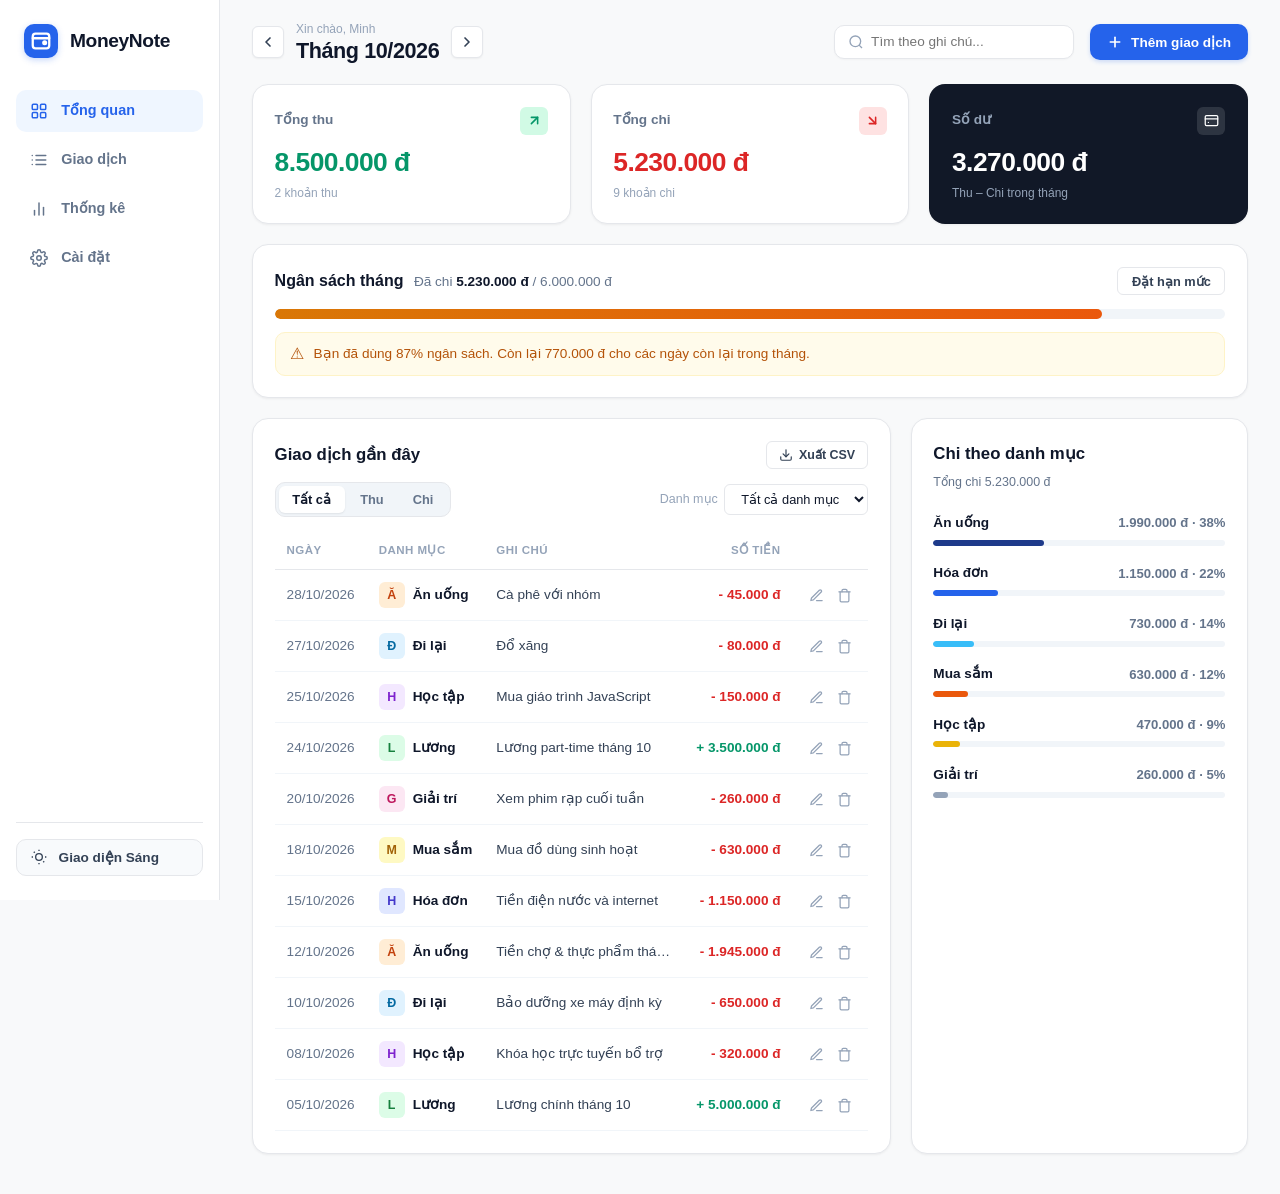
<file: index.html>
<!DOCTYPE html>
<html lang="vi" data-theme="light">
<head>
  <meta charset="UTF-8">
  <meta name="viewport" content="width=device-width, initial-scale=1.0, maximum-scale=1.0, user-scalable=no">
  <title>MoneyNote – Quản Lý Thu Chi Cá Nhân</title>
  <link rel="stylesheet" href="style.css">
</head>
<body>
  <div class="app-layout">
    
    <!-- THANH MENU BÊN TRÁI (SIDEBAR) -->
    <aside class="app-sidebar">
      <div class="sidebar-header">
        <div class="sidebar-logo">
          <div class="logo-icon-box">
            <svg viewBox="0 0 24 24" width="22" height="22" fill="none" stroke="currentColor" stroke-width="2.5" stroke-linecap="round" stroke-linejoin="round">
              <rect x="3" y="4" width="18" height="16" rx="3" />
              <line x1="3" y1="9" x2="21" y2="9" />
              <circle cx="16" cy="14" r="1.5" fill="currentColor" />
            </svg>
          </div>
          <span class="logo-text">MoneyNote</span>
        </div>
      </div>

      <!-- Navigation items -->
      <nav class="sidebar-nav">
        <a href="#overview" class="nav-item active" data-nav="overview">
          <svg viewBox="0 0 24 24" width="18" height="18" fill="none" stroke="currentColor" stroke-width="2" stroke-linecap="round" stroke-linejoin="round">
            <rect x="3" y="3" width="7" height="7" rx="1.5" />
            <rect x="14" y="3" width="7" height="7" rx="1.5" />
            <rect x="14" y="14" width="7" height="7" rx="1.5" />
            <rect x="3" y="14" width="7" height="7" rx="1.5" />
          </svg>
          <span>Tổng quan</span>
        </a>

        <a href="#transactions" class="nav-item" data-nav="transactions">
          <svg viewBox="0 0 24 24" width="18" height="18" fill="none" stroke="currentColor" stroke-width="2" stroke-linecap="round" stroke-linejoin="round">
            <line x1="8" y1="6" x2="21" y2="6" />
            <line x1="8" y1="12" x2="21" y2="12" />
            <line x1="8" y1="18" x2="21" y2="18" />
            <line x1="3" y1="6" x2="3.01" y2="6" />
            <line x1="3" y1="12" x2="3.01" y2="12" />
            <line x1="3" y1="18" x2="3.01" y2="18" />
          </svg>
          <span>Giao dịch</span>
        </a>

        <a href="#statistics" class="nav-item" data-nav="statistics">
          <svg viewBox="0 0 24 24" width="18" height="18" fill="none" stroke="currentColor" stroke-width="2" stroke-linecap="round" stroke-linejoin="round">
            <line x1="18" y1="20" x2="18" y2="10" />
            <line x1="12" y1="20" x2="12" y2="4" />
            <line x1="6" y1="20" x2="6" y2="14" />
          </svg>
          <span>Thống kê</span>
        </a>

        <a href="#settings" class="nav-item" data-nav="settings">
          <svg viewBox="0 0 24 24" width="18" height="18" fill="none" stroke="currentColor" stroke-width="2" stroke-linecap="round" stroke-linejoin="round">
            <circle cx="12" cy="12" r="3" />
            <path d="M19.4 15a1.65 1.65 0 0 0 .33 1.82l.06.06a2 2 0 0 1 0 2.83 2 2 0 0 1-2.83 0l-.06-.06a1.65 1.65 0 0 0-1.82-.33 1.65 1.65 0 0 0-1 1.51V21a2 2 0 0 1-2 2 2 2 0 0 1-2-2v-.09A1.65 1.65 0 0 0 9 19.4a1.65 1.65 0 0 0-1.82.33l-.06.06a2 2 0 0 1-2.83 0 2 2 0 0 1 0-2.83l.06-.06a1.65 1.65 0 0 0 .33-1.82 1.65 1.65 0 0 0-1.51-1H3a2 2 0 0 1-2-2 2 2 0 0 1 2-2h.09A1.65 1.65 0 0 0 4.6 9a1.65 1.65 0 0 0-.33-1.82l-.06-.06a2 2 0 0 1 0-2.83 2 2 0 0 1 2.83 0l.06.06a1.65 1.65 0 0 0 1.82.33H9a1.65 1.65 0 0 0 1-1.51V3a2 2 0 0 1 2-2 2 2 0 0 1 2 2v.09a1.65 1.65 0 0 0 1 1.51 1.65 1.65 0 0 0 1.82-.33l.06-.06a2 2 0 0 1 2.83 0 2 2 0 0 1 0 2.83l-.06.06a1.65 1.65 0 0 0-.33 1.82V9a1.65 1.65 0 0 0 1.51 1H21a2 2 0 0 1 2 2 2 2 0 0 1-2 2h-.09a1.65 1.65 0 0 0-1.51 1z" />
          </svg>
          <span>Cài đặt</span>
        </a>
      </nav>

      <!-- Sidebar footer with theme switch -->
      <div class="sidebar-footer">
        <button id="theme-toggle-btn" class="theme-switch-btn" title="Chuyển chế độ Sáng / Tối">
          <span class="theme-icon-box">
            <svg id="theme-icon-sun" viewBox="0 0 24 24" width="16" height="16" fill="none" stroke="currentColor" stroke-width="2">
              <circle cx="12" cy="12" r="5" />
              <line x1="12" y1="1" x2="12" y2="3" />
              <line x1="12" y1="21" x2="12" y2="23" />
              <line x1="4.22" y1="4.22" x2="5.64" y2="5.64" />
              <line x1="18.36" y1="18.36" x2="19.78" y2="19.78" />
              <line x1="1" y1="12" x2="3" y2="12" />
              <line x1="21" y1="12" x2="23" y2="12" />
            </svg>
            <svg id="theme-icon-moon" class="hidden" viewBox="0 0 24 24" width="16" height="16" fill="none" stroke="currentColor" stroke-width="2">
              <path d="M21 12.79A9 9 0 1 1 11.21 3 7 7 0 0 0 21 12.79z" />
            </svg>
          </span>
          <span id="theme-mode-text" class="theme-label">Giao diện Sáng</span>
        </button>
      </div>
    </aside>

    <!-- NỘI DUNG CHÍNH (MAIN AREA) -->
    <div class="app-main">
      
      <!-- TOP BAR -->
      <header class="top-bar">
        <div class="top-bar-left">
          <!-- Bộ chuyển tháng dạng mũi tên < Tháng MM/YYYY > -->
          <div class="month-selector-wrapper">
            <button id="btn-prev-month" class="btn-arrow" title="Tháng trước">
              <svg viewBox="0 0 24 24" width="16" height="16" fill="none" stroke="currentColor" stroke-width="2.5" stroke-linecap="round" stroke-linejoin="round">
                <polyline points="15 18 9 12 15 6" />
              </svg>
            </button>
            <div class="month-text-box">
              <span class="greeting-subtitle">Xin chào, Minh</span>
              <h2 id="current-month-heading" class="month-heading">Tháng 10/2026</h2>
              <input type="month" id="filter-month" class="hidden-month-input" />
            </div>
            <button id="btn-next-month" class="btn-arrow" title="Tháng sau">
              <svg viewBox="0 0 24 24" width="16" height="16" fill="none" stroke="currentColor" stroke-width="2.5" stroke-linecap="round" stroke-linejoin="round">
                <polyline points="9 18 15 12 9 6" />
              </svg>
            </button>
          </div>
        </div>

        <div class="top-bar-right">
          <!-- Ô tìm kiếm ghi chú trên Top Bar -->
          <div class="search-box">
            <svg class="search-icon" viewBox="0 0 24 24" width="16" height="16" fill="none" stroke="currentColor" stroke-width="2">
              <circle cx="11" cy="11" r="8" />
              <line x1="21" y1="21" x2="16.65" y2="16.65" />
            </svg>
            <input type="text" id="filter-search" class="search-input" placeholder="Tìm theo ghi chú..." />
            <button id="btn-clear-search" class="clear-search-btn hidden" title="Xóa tìm kiếm">&times;</button>
          </div>

          <!-- Nút Thêm giao dịch chính -->
          <button id="btn-open-add-modal" class="btn btn-primary-add">
            <svg viewBox="0 0 24 24" width="16" height="16" fill="none" stroke="currentColor" stroke-width="2.5" stroke-linecap="round" stroke-linejoin="round">
              <line x1="12" y1="5" x2="12" y2="19" />
              <line x1="5" y1="12" x2="19" y2="12" />
            </svg>
            <span>Thêm giao dịch</span>
          </button>
        </div>
      </header>

      <!-- MAIN CONTENT WRAPPER -->
      <main class="page-body">
        
        <!-- ================================================================
             VIEW 1: TỔNG QUAN (DASHBOARD)
             ================================================================ -->
        <div id="view-overview" class="view-panel active-view">
          
          <!-- HÀNG 1: 3 THẺ TỔNG QUAN -->
          <section class="overview-cards-grid" aria-label="Tổng quan tài chính">
            
            <!-- Thẻ Tổng Thu -->
            <div class="summary-card income-summary-card">
              <div class="card-inner-top">
                <span class="summary-label">Tổng thu</span>
                <div class="trend-icon-box trend-income">
                  <svg viewBox="0 0 24 24" width="15" height="15" fill="none" stroke="currentColor" stroke-width="2.5" stroke-linecap="round" stroke-linejoin="round">
                    <line x1="7" y1="17" x2="17" y2="7" />
                    <polyline points="7 7 17 7 17 17" />
                  </svg>
                </div>
              </div>
              <div id="total-income" class="summary-value income-value">8.500.000 đ</div>
              <div id="income-count-text" class="summary-subtext">2 khoản thu</div>
            </div>

            <!-- Thẻ Tổng Chi -->
            <div class="summary-card expense-summary-card">
              <div class="card-inner-top">
                <span class="summary-label">Tổng chi</span>
                <div class="trend-icon-box trend-expense">
                  <svg viewBox="0 0 24 24" width="15" height="15" fill="none" stroke="currentColor" stroke-width="2.5" stroke-linecap="round" stroke-linejoin="round">
                    <line x1="7" y1="7" x2="17" y2="17" />
                    <polyline points="17 7 17 17 7 17" />
                  </svg>
                </div>
              </div>
              <div id="total-expense" class="summary-value expense-value">5.230.000 đ</div>
              <div id="expense-count-text" class="summary-subtext">14 khoản chi</div>
            </div>

            <!-- Thẻ Số Dư (Dark Navy Card) -->
            <div class="summary-card balance-summary-card">
              <div class="card-inner-top">
                <span class="summary-label text-white-muted">Số dư</span>
                <div class="trend-icon-box trend-balance">
                  <svg viewBox="0 0 24 24" width="15" height="15" fill="none" stroke="currentColor" stroke-width="2" stroke-linecap="round" stroke-linejoin="round">
                    <rect x="2" y="4" width="20" height="16" rx="2" />
                    <path d="M7 15h0M2 9.5h20" />
                  </svg>
                </div>
              </div>
              <div id="net-balance" class="summary-value balance-value">3.270.000 đ</div>
              <div class="summary-subtext text-white-muted">Thu – Chi trong tháng</div>
            </div>

          </section>

          <!-- HÀNG 2: NGÂN SÁCH THÁNG (BUDGET PROGRESS & WARNING) -->
          <section class="card budget-card-clean" aria-label="Ngân sách tháng">
            <div class="budget-card-header">
              <div class="budget-title-wrap">
                <span class="budget-main-title">Ngân sách tháng</span>
                <span id="budget-progress-detail" class="budget-spent-ratio">
                  Đã chi <strong>5.230.000 đ</strong> / 6.000.000 đ
                </span>
              </div>
              <button id="btn-edit-budget" class="btn-subtle-outline" title="Chỉnh sửa hạn mức ngân sách">
                <span>Đặt hạn mức</span>
              </button>
            </div>

            <!-- Thanh tiến độ ngân sách -->
            <div class="clean-progress-track">
              <div id="budget-progress-bar" class="clean-progress-fill" style="width: 87%;"></div>
            </div>

            <!-- Hộp cảnh báo ngân sách (Alert Banner) -->
            <div id="budget-alert-box" class="budget-warning-banner">
              <span class="warning-icon">⚠</span>
              <span id="budget-alert-message" class="warning-message">
                Bạn đã dùng 87% ngân sách. Còn lại 770.000 đ cho 3 ngày cuối tháng.
              </span>
            </div>
          </section>

          <!-- HÀNG 3: LƯỚI 2 CỘT (GIAO DỊCH GẦN ĐÂY & CHI THEO DANH MỤC) -->
          <div class="content-dual-grid">
            
            <!-- CỘT TRÁI: GIAO DỊCH GẦN ĐÂY -->
            <section class="card recent-tx-card" aria-label="Giao dịch gần đây">
              <div class="table-card-header">
                <h3 class="table-card-title">Giao dịch gần đây</h3>
                <button id="export-excel-btn" class="btn-export-csv" title="Xuất danh sách ra file CSV mở bằng Excel">
                  <svg viewBox="0 0 24 24" width="14" height="14" fill="none" stroke="currentColor" stroke-width="2" stroke-linecap="round" stroke-linejoin="round">
                    <path d="M21 15v4a2 2 0 0 1-2 2H5a2 2 0 0 1-2-2v-4" />
                    <polyline points="7 10 12 15 17 10" />
                    <line x1="12" y1="15" x2="12" y2="3" />
                  </svg>
                  <span>Xuất CSV</span>
                </button>
              </div>

              <!-- Thanh lọc loại & danh mục dạng Pill Segmented Control -->
              <div class="table-filter-toolbar">
                <div class="segmented-pills">
                  <button type="button" class="pill-btn active" data-type="all">Tất cả</button>
                  <button type="button" class="pill-btn" data-type="income">Thu</button>
                  <button type="button" class="pill-btn" data-type="expense">Chi</button>
                </div>

                <div class="category-dropdown-wrap">
                  <span class="dropdown-label">Danh mục</span>
                  <div class="select-chevron-box">
                    <select id="filter-category" class="clean-select">
                      <option value="all">Tất cả danh mục</option>
                    </select>
                  </div>
                </div>
              </div>

              <!-- Bảng danh sách giao dịch -->
              <div class="table-responsive-container">
                <table class="tx-table">
                  <thead>
                    <tr>
                      <th class="th-date">NGÀY</th>
                      <th class="th-cat">DANH MỤC</th>
                      <th class="th-note">GHI CHÚ</th>
                      <th class="th-amount">SỐ TIỀN</th>
                      <th class="th-actions"></th>
                    </tr>
                  </thead>
                  <tbody id="transaction-list">
                    <!-- Rows injected dynamically by app.js -->
                  </tbody>
                </table>

                <!-- Empty State khi không có dữ liệu -->
                <div id="empty-state" class="empty-table-state hidden">
                  <p>Không có giao dịch nào phù hợp với bộ lọc hiện tại.</p>
                </div>
              </div>
            </section>

            <!-- CỘT PHẢI: CHI THEO DANH MỤC (CATEGORY BREAKDOWN BARS) -->
            <section class="card category-breakdown-card" aria-label="Chi theo danh mục">
              <div class="breakdown-header">
                <h3 class="breakdown-title">Chi theo danh mục</h3>
                <span id="breakdown-total-expense" class="breakdown-subtitle">Tổng chi 5.230.000 đ</span>
              </div>

              <!-- Danh sách tiến độ từng danh mục -->
              <div id="category-bars-list" class="category-bars-list">
                <!-- Rendered dynamically by app.js -->
              </div>
            </section>

          </div>

        </div>

        <!-- ================================================================
             VIEW 2: THỐNG KÊ (BIỂU ĐỒ DONUT SVG & PHÂN TÍCH TỶ TRỌNG)
             ================================================================ -->
        <div id="view-statistics" class="view-panel hidden">
          
          <!-- Thẻ Thống Kê Tổng Hợp Tháng -->
          <div class="card stats-summary-header-card">
            <div class="stats-view-header-row">
              <div>
                <h2 class="stats-view-main-title">Báo cáo & Phân tích chi tiêu</h2>
                <p class="stats-view-desc">Biểu đồ tỷ trọng chi tiết các danh mục chi tiêu trong tháng</p>
              </div>
              <span id="stats-active-month-badge" class="stats-active-badge">Tháng 10/2026</span>
            </div>

            <!-- 3 Khối KPI nhanh -->
            <div class="stats-kpi-grid">
              <div class="stats-kpi-item">
                <span class="kpi-title">Tổng Chi Tiêu</span>
                <span id="stats-kpi-expense" class="kpi-num text-expense">5.230.000 đ</span>
              </div>
              <div class="stats-kpi-item">
                <span class="kpi-title">Danh Mục Chi Lớn Nhất</span>
                <span id="stats-kpi-top-category" class="kpi-num text-primary">Ăn uống (38%)</span>
              </div>
              <div class="stats-kpi-item">
                <span class="kpi-title">Số Dư Tích Lũy</span>
                <span id="stats-kpi-savings" class="kpi-num text-income">3.270.000 đ</span>
              </div>
            </div>
          </div>

          <!-- Lưới 2 Cột Biểu Đồ: Donut SVG Tròn + Phân Tích Cột -->
          <div class="stats-charts-row">
            
            <!-- Khối 1: Biểu đồ Donut SVG Tròn (Yêu cầu 9) -->
            <div class="card donut-chart-detailed-card">
              <div class="chart-box-header">
                <h3 class="chart-box-title">Biểu đồ Donut Tỷ Trọng Danh Mục</h3>
                <span class="chart-box-hint">Rà chuột hoặc chạm vào múi để xem số tiền & phần trăm</span>
              </div>

              <div class="chart-donut-body">
                <div class="donut-svg-stage">
                  <svg id="donut-svg" class="donut-svg-graphic" viewBox="0 0 240 240" width="220" height="220">
                    <circle cx="120" cy="120" r="80" class="donut-bg-circle" />
                  </svg>
                  <div class="donut-svg-center">
                    <span class="donut-center-caption">Tổng Chi</span>
                    <span id="donut-center-total" class="donut-center-amount">5.230.000 đ</span>
                  </div>
                  <!-- Tooltip nổi khi hover múi biểu đồ -->
                  <div id="chart-tooltip" class="chart-floating-tooltip hidden"></div>
                </div>

                <!-- Bảng chú thích danh mục (Legend) -->
                <div id="chart-legend" class="donut-legend-container">
                  <!-- Injected dynamically by app.js -->
                </div>
              </div>
            </div>

            <!-- Khối 2: Biểu Đồ Cột So Sánh Trực Quan -->
            <div class="card bars-comparison-card">
              <div class="chart-box-header">
                <h3 class="chart-box-title">Xếp hạng chi tiêu các danh mục</h3>
                <span class="chart-box-hint">Tỷ lệ % trên tổng ngân sách đã chi</span>
              </div>

              <div id="stats-comparison-bars" class="stats-bars-wrapper">
                <!-- Injected dynamically by app.js -->
              </div>
            </div>

          </div>

        </div>

      </main>

    </div>
  </div>

  <!-- NÚT THÊM NỔI CHO ĐIỆN THOẠI (FAB) -->
  <button id="mobile-fab" class="mobile-fab" aria-label="Thêm giao dịch mới">
    <svg viewBox="0 0 24 24" width="28" height="28" fill="none" stroke="currentColor" stroke-width="2.5" stroke-linecap="round" stroke-linejoin="round">
      <line x1="12" y1="5" x2="12" y2="19" />
      <line x1="5" y1="12" x2="19" y2="12" />
    </svg>
  </button>

  <!-- MODAL 1: THÊM / SỬA GIAO DỊCH -->
  <div id="tx-modal" class="modal-overlay hidden" role="dialog" aria-modal="true" aria-labelledby="modal-tx-title">
    <div class="modal-card">
      <div class="modal-header">
        <h3 id="modal-tx-title" class="modal-title">Thêm giao dịch mới</h3>
        <button id="btn-close-tx-modal" class="btn-close" aria-label="Đóng">&times;</button>
      </div>

      <form id="tx-form" novalidate>
        <input type="hidden" id="tx-id" value="" />

        <!-- Toggle Thu / Chi -->
        <div class="form-group">
          <label class="form-label">Loại giao dịch <span class="required">*</span></label>
          <div class="type-toggle-switch">
            <button type="button" id="toggle-type-expense" class="type-toggle-btn active-expense" data-type="expense">
              Chi tiêu
            </button>
            <button type="button" id="toggle-type-income" class="type-toggle-btn" data-type="income">
              Thu nhập
            </button>
          </div>
        </div>

        <!-- Số Tiền (Strict Validation) -->
        <div class="form-group">
          <label for="tx-amount" class="form-label">Số tiền (đ) <span class="required">*</span></label>
          <div class="input-money-wrapper">
            <input type="number" id="tx-amount" class="form-control input-amount" placeholder="Ví dụ: 45000" min="1" step="1" required />
            <span class="currency-symbol">đ</span>
          </div>
          <div id="tx-amount-preview" class="amount-preview">0 đ</div>
          <div id="tx-amount-error" class="field-error-msg hidden">Vui lòng nhập số tiền hợp lệ (> 0).</div>
        </div>

        <!-- Danh Mục -->
        <div class="form-group">
          <label for="tx-category" class="form-label">Danh mục <span class="required">*</span></label>
          <select id="tx-category" class="form-control" required>
            <option value="">-- Chọn danh mục --</option>
          </select>
          <div id="tx-category-error" class="field-error-msg hidden">Vui lòng chọn danh mục.</div>
        </div>

        <!-- Ngày Giao Dịch -->
        <div class="form-group">
          <label for="tx-date" class="form-label">Ngày giao dịch <span class="required">*</span></label>
          <input type="date" id="tx-date" class="form-control" required />
          <div id="tx-date-error" class="field-error-msg hidden">Vui lòng chọn ngày hợp lệ.</div>
        </div>

        <!-- Ghi Chú -->
        <div class="form-group">
          <label for="tx-note" class="form-label">Ghi chú chi tiết</label>
          <input type="text" id="tx-note" class="form-control" placeholder="Ví dụ: Cà phê với nhóm..." maxlength="200" />
        </div>

        <!-- Modal Actions -->
        <div class="modal-footer">
          <button type="button" id="btn-cancel-tx" class="btn btn-outline">Hủy bỏ</button>
          <button type="submit" id="btn-submit-tx" class="btn btn-primary">Lưu giao dịch</button>
        </div>
      </form>
    </div>
  </div>

  <!-- MODAL 2: XÁC NHẬN XÓA GIAO DỊCH -->
  <div id="delete-modal" class="modal-overlay hidden" role="dialog" aria-modal="true" aria-labelledby="modal-del-title">
    <div class="modal-card modal-sm">
      <div class="delete-icon-badge">
        <svg viewBox="0 0 24 24" width="28" height="28" fill="none" stroke="#ef4444" stroke-width="2">
          <polyline points="3 6 5 6 21 6" />
          <path d="M19 6v14a2 2 0 0 1-2 2H7a2 2 0 0 1-2-2V6m3 0V4a2 2 0 0 1 2-2h4a2 2 0 0 1 2 2v2" />
        </svg>
      </div>

      <h3 id="modal-del-title" class="modal-title text-center">Xóa giao dịch?</h3>
      <p class="modal-desc text-center">
        Bạn có chắc muốn xóa giao dịch này? Hành động này không thể hoàn tác.
      </p>

      <div id="delete-tx-preview" class="delete-tx-box"></div>

      <div class="modal-footer footer-center">
        <button type="button" id="btn-cancel-delete" class="btn btn-outline">Hủy bỏ</button>
        <button type="button" id="btn-confirm-delete" class="btn btn-danger">Xóa giao dịch</button>
      </div>
    </div>
  </div>

  <!-- MODAL 3: CÀI ĐẶT HẠN MỨC NGÂN SÁCH -->
  <div id="budget-modal" class="modal-overlay hidden" role="dialog" aria-modal="true" aria-labelledby="modal-budget-title">
    <div class="modal-card modal-sm">
      <div class="modal-header">
        <h3 id="modal-budget-title" class="modal-title">Đặt hạn mức ngân sách tháng</h3>
        <button id="btn-close-budget-modal" class="btn-close">&times;</button>
      </div>

      <form id="budget-form">
        <p class="modal-desc">
          Nhập số tiền chi tiêu tối đa trong tháng để hệ thống tự động theo dõi và cảnh báo.
        </p>

        <div class="form-group">
          <label for="budget-input" class="form-label">Hạn mức chi tiêu (đ) <span class="required">*</span></label>
          <div class="input-money-wrapper">
            <input type="number" id="budget-input" class="form-control input-amount" placeholder="Ví dụ: 6000000" min="100000" step="50000" required />
            <span class="currency-symbol">đ</span>
          </div>
          <div id="budget-preview" class="amount-preview">0 đ</div>
          <div id="budget-input-error" class="field-error-msg hidden">Vui lòng nhập hạn mức lớn hơn 0.</div>
        </div>

        <div class="modal-footer">
          <button type="button" id="btn-cancel-budget" class="btn btn-outline">Hủy</button>
          <button type="submit" id="btn-save-budget" class="btn btn-primary">Lưu hạn mức</button>
        </div>
      </form>
    </div>
  </div>

  <!-- Toast Notification Container -->
  <div id="toast-container" class="toast-container"></div>

  <!-- Application Script -->
  <script src="app.js"></script>
</body>
</html>
</file>
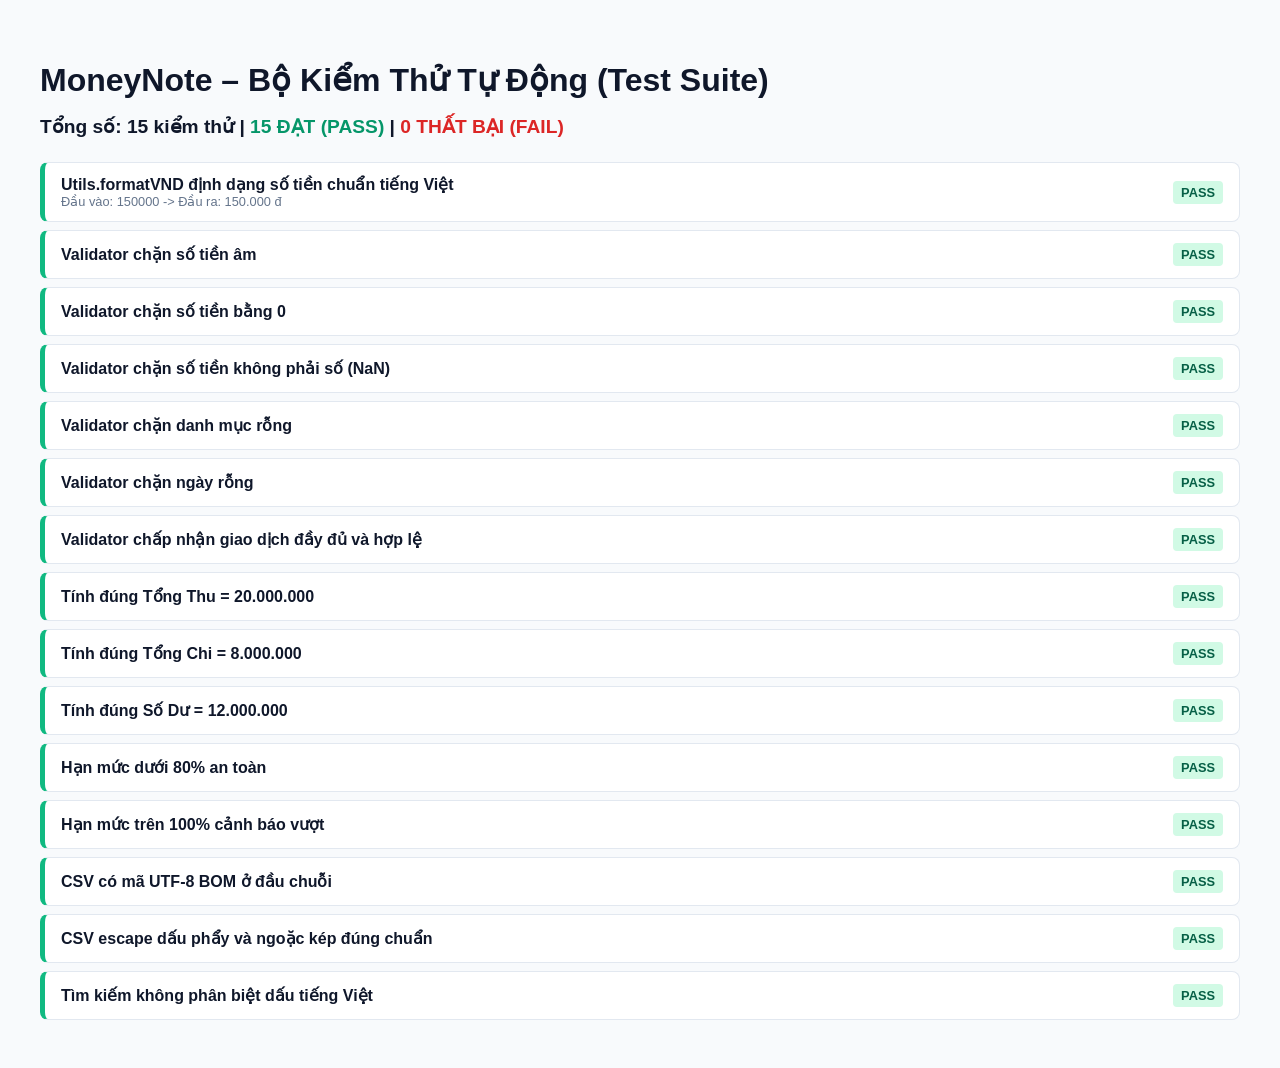
<file: test/test-suite.html>
<!DOCTYPE html>
<html lang="vi">
<head>
  <meta charset="UTF-8">
  <title>MoneyNote – Automated Test Suite</title>
  <style>
    body { font-family: -apple-system, BlinkMacSystemFont, sans-serif; padding: 2rem; background: #f8fafc; color: #0f172a; }
    h1 { margin-bottom: 1rem; }
    .test-summary { font-size: 1.2rem; font-weight: bold; margin-bottom: 1.5rem; }
    .passed-badge { color: #059669; }
    .failed-badge { color: #dc2626; }
    .test-case { background: white; border: 1px solid #e2e8f0; padding: 0.75rem 1rem; border-radius: 8px; margin-bottom: 0.5rem; display: flex; justify-content: space-between; align-items: center; }
    .test-case.pass { border-left: 5px solid #10b981; }
    .test-case.fail { border-left: 5px solid #ef4444; background: #fef2f2; }
    .badge { padding: 0.25rem 0.5rem; border-radius: 4px; font-weight: bold; font-size: 0.8rem; }
    .badge-pass { background: #d1fae5; color: #065f46; }
    .badge-fail { background: #fee2e2; color: #991b1b; }
  </style>
</head>
<body>
  <h1>MoneyNote – Bộ Kiểm Thử Tự Động (Test Suite)</h1>
  <div id="test-summary" class="test-summary">Đang chạy kiểm thử...</div>
  <div id="test-results"></div>

  <!-- Nạp app.js -->
  <script src="../app.js"></script>
  <script>
    const resultsContainer = document.getElementById('test-results');
    const summaryContainer = document.getElementById('test-summary');
    let passedCount = 0;
    let failedCount = 0;

    function assert(name, condition, extraInfo = '') {
      const el = document.createElement('div');
      el.className = 'test-case ' + (condition ? 'pass' : 'fail');
      el.innerHTML = `
        <div>
          <strong>${name}</strong>
          ${extraInfo ? `<div style="font-size: 0.8rem; color: #64748b;">${extraInfo}</div>` : ''}
        </div>
        <span class="badge ${condition ? 'badge-pass' : 'badge-fail'}">${condition ? 'PASS' : 'FAIL'}</span>
      `;
      resultsContainer.appendChild(el);
      if (condition) passedCount++; else failedCount++;
    }

    window.addEventListener('DOMContentLoaded', () => {
      // 1. Kiểm thử Utils.formatVND
      assert('Utils.formatVND định dạng số tiền chuẩn tiếng Việt', 
        MoneyNote.Utils.formatVND(150000).includes('150.000') && (MoneyNote.Utils.formatVND(150000).includes('đ') || MoneyNote.Utils.formatVND(150000).includes('₫')),
        'Đầu vào: 150000 -> Đầu ra: ' + MoneyNote.Utils.formatVND(150000)
      );

      // 2. Kiểm thử Validator với số tiền sai (âm, 0, chữ)
      const valNegative = MoneyNote.Validator.validateTransaction({ type: 'expense', amount: -50000, category: 'Ăn uống', date: '2026-10-29' });
      assert('Validator chặn số tiền âm', !valNegative.isValid && valNegative.errors.amount);

      const valZero = MoneyNote.Validator.validateTransaction({ type: 'expense', amount: 0, category: 'Ăn uống', date: '2026-10-29' });
      assert('Validator chặn số tiền bằng 0', !valZero.isValid && valZero.errors.amount);

      const valNaN = MoneyNote.Validator.validateTransaction({ type: 'expense', amount: NaN, category: 'Ăn uống', date: '2026-10-29' });
      assert('Validator chặn số tiền không phải số (NaN)', !valNaN.isValid && valNaN.errors.amount);

      // 3. Kiểm thử Validator với thiếu danh mục
      const valNoCat = MoneyNote.Validator.validateTransaction({ type: 'expense', amount: 50000, category: '', date: '2026-10-29' });
      assert('Validator chặn danh mục rỗng', !valNoCat.isValid && valNoCat.errors.category);

      // 4. Kiểm thử Validator với thiếu ngày
      const valNoDate = MoneyNote.Validator.validateTransaction({ type: 'expense', amount: 50000, category: 'Ăn uống', date: '' });
      assert('Validator chặn ngày rỗng', !valNoDate.isValid && valNoDate.errors.date);

      // 5. Kiểm thử Validator với dữ liệu hợp lệ
      const valValid = MoneyNote.Validator.validateTransaction({ type: 'income', amount: 15000000, category: 'Tiền lương', date: '2026-10-29', note: 'Lương tháng 10' });
      assert('Validator chấp nhận giao dịch đầy đủ và hợp lệ', valValid.isValid && Object.keys(valValid.errors).length === 0);

      // 6. Kiểm thử tính toán Dashboard Tổng Thu, Tổng Chi, Số Dư
      const sampleTxs = [
        { type: 'income', amount: 20000000, date: '2026-10-01' },
        { type: 'expense', amount: 5000000, date: '2026-10-05' },
        { type: 'expense', amount: 3000000, date: '2026-10-10' }
      ];
      const stats = MoneyNote.calculateStats(sampleTxs);
      assert('Tính đúng Tổng Thu = 20.000.000', stats.totalIncome === 20000000);
      assert('Tính đúng Tổng Chi = 8.000.000', stats.totalExpense === 8000000);
      assert('Tính đúng Số Dư = 12.000.000', stats.balance === 12000000);

      // 7. Kiểm thử tính toán Hạn mức chi tiêu & Cảnh báo
      const budgetCheckSafe = MoneyNote.calculateBudgetProgress(7000000, 10000000);
      assert('Hạn mức dưới 80% an toàn', budgetCheckSafe.percent === 70 && !budgetCheckSafe.isExceeded && budgetCheckSafe.status === 'safe');

      const budgetCheckExceeded = MoneyNote.calculateBudgetProgress(12000000, 10000000);
      assert('Hạn mức trên 100% cảnh báo vượt', budgetCheckExceeded.percent === 120 && budgetCheckExceeded.isExceeded && budgetCheckExceeded.exceededAmount === 2000000);

      // 8. Kiểm thử CSV Export với UTF-8 BOM và escape ký tự
      const csvContent = MoneyNote.generateCSV([
        { id: '1', date: '2026-10-29', type: 'expense', category: 'Ăn uống', note: 'Ăn trưa, phở "bò"', amount: 65000 }
      ]);
      assert('CSV có mã UTF-8 BOM ở đầu chuỗi', csvContent.startsWith('\uFEFF'));
      assert('CSV escape dấu phẩy và ngoặc kép đúng chuẩn', csvContent.includes('"Ăn trưa, phở ""bò"""'));

      // 9. Kiểm thử tìm kiếm không dấu tiếng Việt
      const norm1 = MoneyNote.Utils.normalizeVN('Cà phê Highland');
      const norm2 = MoneyNote.Utils.normalizeVN('ca phe');
      assert('Tìm kiếm không phân biệt dấu tiếng Việt', norm1.includes(norm2));

      // Tổng kết
      summaryContainer.innerHTML = `
        Tổng số: ${passedCount + failedCount} kiểm thử | 
        <span class="passed-badge">${passedCount} ĐẠT (PASS)</span> | 
        <span class="failed-badge">${failedCount} THẤT BẠI (FAIL)</span>
      `;
    });
  </script>
</body>
</html>
</file>
<file: style.css>
/* ==========================================================================
   MoneyNote – Modern Financial Dashboard
   Pixel-Matched to Design Reference: Left Sidebar + Modern Top Bar + Cards Grid
   ========================================================================== */

:root {
  /* Colors - Light Mode */
  --bg-page: #f8f9fa;
  --bg-sidebar: #ffffff;
  --bg-card: #ffffff;
  --bg-card-subtle: #f8fafc;
  --bg-input: #ffffff;
  --bg-dark-card: #111827;

  --text-main: #0f172a;
  --text-secondary: #334155;
  --text-muted: #64748b;
  --text-light: #94a3b8;

  --border-color: #e5e7eb;
  --border-subtle: #f1f5f9;

  /* Brand & Accents */
  --primary-blue: #2563eb;
  --primary-blue-hover: #1d4ed8;
  --primary-blue-light: #eff6ff;

  /* Income & Expense */
  --income-green: #059669;
  --income-bg-light: #d1fae5;
  --expense-red: #dc2626;
  --expense-bg-light: #fee2e2;

  /* Budget & Alerts */
  --amber-warning: #d97706;
  --amber-banner-bg: #fffbeb;
  --amber-banner-border: #fef3c7;
  --amber-banner-text: #b45309;

  /* Shadows & Radius */
  --shadow-card: 0 1px 3px rgba(0, 0, 0, 0.04), 0 1px 2px rgba(0, 0, 0, 0.02);
  --shadow-dropdown: 0 10px 15px -3px rgba(0, 0, 0, 0.08), 0 4px 6px -4px rgba(0, 0, 0, 0.04);
  --radius-sm: 6px;
  --radius-md: 10px;
  --radius-lg: 16px;
  --radius-pill: 9999px;

  --font-family: -apple-system, BlinkMacSystemFont, "Segoe UI", Roboto, "Helvetica Neue", Arial, sans-serif;
  --transition: 150ms ease;
}

/* ==========================================================================
   Dark Mode Overrides
   ========================================================================== */
[data-theme="dark"] {
  --bg-page: #0b1120;
  --bg-sidebar: #111827;
  --bg-card: #1f2937;
  --bg-card-subtle: #1e293b;
  --bg-input: #111827;
  --bg-dark-card: #030712;

  --text-main: #f8fafc;
  --text-secondary: #cbd5e1;
  --text-muted: #94a3b8;
  --text-light: #64748b;

  --border-color: #374151;
  --border-subtle: #1f2937;

  --primary-blue: #3b82f6;
  --primary-blue-hover: #60a5fa;
  --primary-blue-light: rgba(59, 130, 246, 0.15);

  --income-green: #10b981;
  --income-bg-light: rgba(16, 185, 129, 0.15);
  --expense-red: #f87171;
  --expense-bg-light: rgba(239, 68, 68, 0.18);

  --amber-warning: #fbbf24;
  --amber-banner-bg: rgba(245, 158, 11, 0.15);
  --amber-banner-border: rgba(245, 158, 11, 0.3);
  --amber-banner-text: #fde68a;

  --shadow-card: 0 1px 3px rgba(0, 0, 0, 0.3);
}

/* Base Reset */
*, *::before, *::after {
  box-sizing: border-box;
  margin: 0;
  padding: 0;
}

body {
  font-family: var(--font-family);
  background-color: var(--bg-page);
  color: var(--text-main);
  line-height: 1.5;
  min-height: 100vh;
  -webkit-font-smoothing: antialiased;
  transition: background-color var(--transition), color var(--transition);
}

button, input, select {
  font-family: inherit;
  font-size: inherit;
}

/* ==========================================================================
   Main Two-Column App Layout (Sidebar + Main View)
   ========================================================================== */
.app-layout {
  display: flex;
  min-height: 100vh;
}

/* ==========================================================================
   Left Sidebar
   ========================================================================== */
.app-sidebar {
  width: 220px;
  background-color: var(--bg-sidebar);
  border-right: 1px solid var(--border-color);
  display: flex;
  flex-direction: column;
  flex-shrink: 0;
  position: sticky;
  top: 0;
  height: 100vh;
  z-index: 50;
  padding: 1.5rem 1rem;
  transition: background-color var(--transition), border-color var(--transition);
}

.sidebar-header {
  margin-bottom: 2rem;
  padding-left: 0.5rem;
}

.sidebar-logo {
  display: flex;
  align-items: center;
  gap: 0.75rem;
}

.logo-icon-box {
  width: 34px;
  height: 34px;
  background-color: var(--primary-blue);
  color: #ffffff;
  border-radius: var(--radius-md);
  display: flex;
  align-items: center;
  justify-content: center;
  box-shadow: 0 2px 6px rgba(37, 99, 235, 0.25);
}

.logo-text {
  font-size: 1.2rem;
  font-weight: 800;
  letter-spacing: -0.02em;
  color: var(--text-main);
}

.sidebar-nav {
  display: flex;
  flex-direction: column;
  gap: 0.4rem;
  flex: 1;
}

.nav-item {
  display: flex;
  align-items: center;
  gap: 0.85rem;
  padding: 0.65rem 0.85rem;
  border-radius: var(--radius-md);
  color: var(--text-muted);
  text-decoration: none;
  font-weight: 600;
  font-size: 0.9rem;
  transition: all var(--transition);
  cursor: pointer;
}

.nav-item:hover {
  background-color: var(--bg-card-subtle);
  color: var(--text-main);
}

.nav-item.active {
  background-color: var(--primary-blue-light);
  color: var(--primary-blue);
  font-weight: 700;
}

.sidebar-footer {
  margin-top: auto;
  padding-top: 1rem;
  border-top: 1px solid var(--border-color);
}

.theme-switch-btn {
  width: 100%;
  display: flex;
  align-items: center;
  gap: 0.75rem;
  padding: 0.6rem 0.85rem;
  border-radius: var(--radius-md);
  border: 1px solid var(--border-color);
  background-color: var(--bg-card-subtle);
  color: var(--text-secondary);
  font-size: 0.85rem;
  font-weight: 600;
  cursor: pointer;
  transition: all var(--transition);
}

.theme-switch-btn:hover {
  background-color: var(--bg-card);
  color: var(--text-main);
  border-color: var(--text-light);
}

.theme-icon-box {
  display: flex;
  align-items: center;
  justify-content: center;
}

/* ==========================================================================
   Main Area & Top Bar
   ========================================================================== */
.app-main {
  flex: 1;
  display: flex;
  flex-direction: column;
  min-width: 0;
  overflow-x: hidden;
}

.top-bar {
  display: flex;
  align-items: center;
  justify-content: space-between;
  padding: 1.25rem 2rem;
  gap: 1.5rem;
  flex-wrap: wrap;
}

.top-bar-left {
  display: flex;
  align-items: center;
}

/* Month Switcher < Tháng MM/YYYY > */
.month-selector-wrapper {
  display: flex;
  align-items: center;
  gap: 0.75rem;
}

.btn-arrow {
  width: 32px;
  height: 32px;
  border-radius: var(--radius-sm);
  border: 1px solid var(--border-color);
  background-color: var(--bg-card);
  color: var(--text-secondary);
  display: flex;
  align-items: center;
  justify-content: center;
  cursor: pointer;
  box-shadow: 0 1px 2px rgba(0, 0, 0, 0.05);
  transition: all var(--transition);
}

.btn-arrow:hover {
  background-color: var(--bg-card-subtle);
  color: var(--text-main);
  border-color: var(--text-light);
}

.month-text-box {
  display: flex;
  flex-direction: column;
}

.greeting-subtitle {
  font-size: 0.75rem;
  color: var(--text-light);
  font-weight: 500;
}

.month-heading {
  font-size: 1.35rem;
  font-weight: 800;
  color: var(--text-main);
  letter-spacing: -0.02em;
  line-height: 1.2;
}

.hidden-month-input {
  display: none;
}

/* Top Bar Right: Search + Add Button */
.top-bar-right {
  display: flex;
  align-items: center;
  gap: 1rem;
}

.search-box {
  position: relative;
  display: flex;
  align-items: center;
  width: 240px;
}

.search-icon {
  position: absolute;
  left: 0.85rem;
  color: var(--text-light);
  pointer-events: none;
}

.search-input {
  width: 100%;
  padding: 0.55rem 2rem 0.55rem 2.25rem;
  border: 1px solid var(--border-color);
  border-radius: var(--radius-md);
  background-color: var(--bg-card);
  color: var(--text-main);
  font-size: 0.85rem;
  outline: none;
  box-shadow: 0 1px 2px rgba(0, 0, 0, 0.03);
  transition: border-color var(--transition), box-shadow var(--transition);
}

.search-input:focus {
  border-color: var(--primary-blue);
  box-shadow: 0 0 0 3px rgba(37, 99, 235, 0.12);
}

.clear-search-btn {
  position: absolute;
  right: 0.65rem;
  background: none;
  border: none;
  font-size: 1.1rem;
  color: var(--text-light);
  cursor: pointer;
  line-height: 1;
}

.clear-search-btn:hover {
  color: var(--text-main);
}

.btn-primary-add {
  display: inline-flex;
  align-items: center;
  gap: 0.5rem;
  padding: 0.6rem 1.15rem;
  background-color: var(--primary-blue);
  color: #ffffff;
  border: none;
  border-radius: var(--radius-md);
  font-size: 0.875rem;
  font-weight: 600;
  cursor: pointer;
  box-shadow: 0 2px 4px rgba(37, 99, 235, 0.2);
  transition: all var(--transition);
  white-space: nowrap;
}

.btn-primary-add:hover {
  background-color: var(--primary-blue-hover);
  box-shadow: 0 4px 8px rgba(37, 99, 235, 0.28);
}

/* ==========================================================================
   Page Body & Cards Grid
   ========================================================================== */
.page-body {
  padding: 0 2rem 2.5rem 2rem;
  display: flex;
  flex-direction: column;
  gap: 1.25rem;
  max-width: 1200px;
}

.card {
  background-color: var(--bg-card);
  border: 1px solid var(--border-color);
  border-radius: var(--radius-lg);
  padding: 1.35rem;
  box-shadow: var(--shadow-card);
  transition: background-color var(--transition), border-color var(--transition);
}

/* ==========================================================================
   Overview Summary Cards (3 Columns)
   ========================================================================== */
.overview-cards-grid {
  display: grid;
  grid-template-columns: repeat(3, 1fr);
  gap: 1.25rem;
}

.summary-card {
  background-color: var(--bg-card);
  border: 1px solid var(--border-color);
  border-radius: var(--radius-lg);
  padding: 1.35rem;
  box-shadow: var(--shadow-card);
  display: flex;
  flex-direction: column;
  transition: transform var(--transition), box-shadow var(--transition);
}

.card-inner-top {
  display: flex;
  align-items: center;
  justify-content: space-between;
  margin-bottom: 0.75rem;
}

.summary-label {
  font-size: 0.85rem;
  font-weight: 600;
  color: var(--text-muted);
}

.trend-icon-box {
  width: 28px;
  height: 28px;
  border-radius: var(--radius-sm);
  display: flex;
  align-items: center;
  justify-content: center;
}

.trend-income {
  background-color: var(--income-bg-light);
  color: var(--income-green);
}

.trend-expense {
  background-color: var(--expense-bg-light);
  color: var(--expense-red);
}

.trend-balance {
  background-color: rgba(255, 255, 255, 0.12);
  color: #ffffff;
}

.summary-value {
  font-size: 1.65rem;
  font-weight: 800;
  letter-spacing: -0.02em;
  line-height: 1.2;
  margin-bottom: 0.35rem;
}

.income-value {
  color: var(--income-green);
}

.expense-value {
  color: var(--expense-red);
}

.summary-subtext {
  font-size: 0.75rem;
  color: var(--text-light);
  font-weight: 500;
}

/* Dark Navy Balance Card */
.balance-summary-card {
  background-color: var(--bg-dark-card);
  border-color: transparent;
  color: #ffffff;
}

.balance-value {
  color: #ffffff;
}

.text-white-muted {
  color: #94a3b8 !important;
}

/* ==========================================================================
   Clean Monthly Budget Card (Ngân sách tháng)
   ========================================================================== */
.budget-card-clean {
  display: flex;
  flex-direction: column;
  gap: 0.85rem;
}

.budget-card-header {
  display: flex;
  align-items: center;
  justify-content: space-between;
}

.budget-title-wrap {
  display: flex;
  align-items: baseline;
  gap: 0.65rem;
  flex-wrap: wrap;
}

.budget-main-title {
  font-size: 1rem;
  font-weight: 800;
  color: var(--text-main);
}

.budget-spent-ratio {
  font-size: 0.85rem;
  color: var(--text-muted);
}

.budget-spent-ratio strong {
  color: var(--text-main);
  font-weight: 700;
}

.btn-subtle-outline {
  padding: 0.35rem 0.85rem;
  background-color: transparent;
  border: 1px solid var(--border-color);
  border-radius: var(--radius-sm);
  color: var(--text-secondary);
  font-size: 0.8rem;
  font-weight: 600;
  cursor: pointer;
  transition: all var(--transition);
}

.btn-subtle-outline:hover {
  background-color: var(--bg-card-subtle);
  border-color: var(--text-light);
  color: var(--text-main);
}

.clean-progress-track {
  width: 100%;
  height: 10px;
  background-color: var(--border-subtle);
  border-radius: var(--radius-pill);
  overflow: hidden;
}

.clean-progress-fill {
  height: 100%;
  border-radius: var(--radius-pill);
  background: linear-gradient(90deg, #d97706, #ea580c);
  transition: width 0.5s ease-in-out;
}

/* Warning Banner Below Budget */
.budget-warning-banner {
  background-color: var(--amber-banner-bg);
  border: 1px solid var(--amber-banner-border);
  color: var(--amber-banner-text);
  padding: 0.65rem 0.9rem;
  border-radius: var(--radius-md);
  font-size: 0.85rem;
  display: flex;
  align-items: center;
  gap: 0.6rem;
}

.warning-icon {
  font-size: 1rem;
  line-height: 1;
}

.warning-message {
  font-weight: 500;
}

/* ==========================================================================
   Dual-Column Content: Recent Transactions + Category Breakdown
   ========================================================================== */
.content-dual-grid {
  display: grid;
  grid-template-columns: 1.6fr 1fr;
  gap: 1.25rem;
}

/* Table Card Header */
.table-card-header {
  display: flex;
  align-items: center;
  justify-content: space-between;
  margin-bottom: 0.85rem;
}

.table-card-title {
  font-size: 1.05rem;
  font-weight: 800;
  color: var(--text-main);
}

.btn-export-csv {
  display: inline-flex;
  align-items: center;
  gap: 0.4rem;
  padding: 0.35rem 0.75rem;
  background-color: transparent;
  border: 1px solid var(--border-color);
  border-radius: var(--radius-sm);
  color: var(--text-secondary);
  font-size: 0.78rem;
  font-weight: 600;
  cursor: pointer;
  transition: all var(--transition);
}

.btn-export-csv:hover {
  background-color: var(--bg-card-subtle);
  border-color: var(--text-light);
  color: var(--text-main);
}

/* Segmented Pills Filter Toolbar */
.table-filter-toolbar {
  display: flex;
  align-items: center;
  justify-content: space-between;
  margin-bottom: 1rem;
  gap: 1rem;
  flex-wrap: wrap;
}

.segmented-pills {
  display: flex;
  background-color: var(--border-subtle);
  border: 1px solid var(--border-color);
  border-radius: var(--radius-md);
  padding: 3px;
  gap: 2px;
}

.pill-btn {
  padding: 0.35rem 0.85rem;
  font-size: 0.8rem;
  font-weight: 600;
  border: none;
  background: transparent;
  color: var(--text-muted);
  border-radius: var(--radius-sm);
  cursor: pointer;
  transition: all var(--transition);
}

.pill-btn.active {
  background-color: var(--bg-card);
  color: var(--text-main);
  box-shadow: 0 1px 2px rgba(0, 0, 0, 0.08);
}

.category-dropdown-wrap {
  display: flex;
  align-items: center;
  gap: 0.4rem;
}

.dropdown-label {
  font-size: 0.78rem;
  color: var(--text-light);
  font-weight: 500;
}

.clean-select {
  padding: 0.35rem 0.75rem;
  background-color: var(--bg-card);
  border: 1px solid var(--border-color);
  border-radius: var(--radius-sm);
  font-size: 0.8rem;
  color: var(--text-main);
  font-weight: 500;
  outline: none;
  cursor: pointer;
}

/* ==========================================================================
   Recent Transactions Table
   ========================================================================== */
.table-responsive-container {
  overflow-x: auto;
}

.tx-table {
  width: 100%;
  border-collapse: collapse;
  text-align: left;
}

.tx-table th {
  padding: 0.6rem 0.75rem;
  font-size: 0.72rem;
  font-weight: 700;
  color: var(--text-light);
  letter-spacing: 0.04em;
  border-bottom: 1px solid var(--border-color);
}

.th-date { width: 18%; }
.th-cat { width: 22%; }
.th-note { width: 34%; }
.th-amount { width: 26%; text-align: right; }
.th-actions { width: 40px; }

.tx-table-row {
  border-bottom: 1px solid var(--border-subtle);
  transition: background-color var(--transition);
  cursor: pointer;
}

.tx-table-row:hover {
  background-color: var(--bg-card-subtle);
}

.tx-table-row td {
  padding: 0.75rem;
  font-size: 0.85rem;
  vertical-align: middle;
}

.td-date {
  color: var(--text-muted);
  font-size: 0.8rem;
  white-space: nowrap;
}

/* Category Badge with Letter Avatar */
.category-cell-content {
  display: flex;
  align-items: center;
  gap: 0.5rem;
}

.cat-letter-badge {
  width: 26px;
  height: 26px;
  border-radius: var(--radius-sm);
  display: flex;
  align-items: center;
  justify-content: center;
  font-weight: 800;
  font-size: 0.78rem;
  flex-shrink: 0;
}

.cat-name-text {
  font-weight: 600;
  color: var(--text-main);
  white-space: nowrap;
}

.td-note {
  color: var(--text-secondary);
  max-width: 200px;
  overflow: hidden;
  text-overflow: ellipsis;
  white-space: nowrap;
}

.td-amount {
  text-align: right;
  font-weight: 800;
  white-space: nowrap;
}

.amount-expense {
  color: var(--expense-red);
}

.amount-income {
  color: var(--income-green);
}

.row-actions-group {
  display: flex;
  align-items: center;
  justify-content: flex-end;
  gap: 0.35rem;
}

.action-icon-btn {
  background: none;
  border: none;
  padding: 4px;
  cursor: pointer;
  color: var(--text-light);
  border-radius: var(--radius-sm);
  display: flex;
  align-items: center;
  justify-content: center;
  transition: color var(--transition);
}

.action-icon-btn:hover {
  color: var(--primary-blue);
}

.action-delete-btn:hover {
  color: var(--expense-red);
}

.empty-table-state {
  padding: 2.5rem 1rem;
  text-align: center;
  color: var(--text-light);
  font-size: 0.85rem;
}

/* ==========================================================================
   Category Breakdown Card (Chi theo danh mục)
   ========================================================================== */
.category-breakdown-card {
  display: flex;
  flex-direction: column;
}

.breakdown-header {
  margin-bottom: 1.25rem;
}

.breakdown-title {
  font-size: 1.05rem;
  font-weight: 800;
  color: var(--text-main);
  margin-bottom: 0.2rem;
}

.breakdown-subtitle {
  font-size: 0.78rem;
  color: var(--text-muted);
}

.category-bars-list {
  display: flex;
  flex-direction: column;
  gap: 1.1rem;
}

.category-bar-item {
  display: flex;
  flex-direction: column;
  gap: 0.4rem;
}

.cat-bar-info {
  display: flex;
  align-items: center;
  justify-content: space-between;
  font-size: 0.85rem;
}

.cat-bar-title {
  font-weight: 700;
  color: var(--text-main);
}

.cat-bar-stat {
  font-size: 0.82rem;
  color: var(--text-muted);
  font-weight: 600;
}

.cat-progress-track {
  width: 100%;
  height: 6px;
  background-color: var(--border-subtle);
  border-radius: var(--radius-pill);
  overflow: hidden;
}

.cat-progress-fill {
  height: 100%;
  border-radius: var(--radius-pill);
  transition: width 0.4s ease-out;
}

/* ==========================================================================
   Modals & Popups
   ========================================================================== */
.modal-overlay {
  position: fixed;
  inset: 0;
  background-color: rgba(15, 23, 42, 0.55);
  backdrop-filter: blur(4px);
  display: flex;
  align-items: center;
  justify-content: center;
  z-index: 1000;
  padding: 1rem;
  animation: fadeIn 200ms ease;
}

.modal-card {
  background-color: var(--bg-card);
  border: 1px solid var(--border-color);
  border-radius: var(--radius-lg);
  padding: 1.5rem;
  width: 100%;
  max-width: 460px;
  box-shadow: var(--shadow-dropdown);
  animation: modalScaleUp 250ms ease;
}

.modal-sm {
  max-width: 380px;
}

.modal-header {
  display: flex;
  align-items: center;
  justify-content: space-between;
  margin-bottom: 1.25rem;
}

.modal-title {
  font-size: 1.1rem;
  font-weight: 800;
  color: var(--text-main);
}

.modal-desc {
  font-size: 0.85rem;
  color: var(--text-muted);
  margin-bottom: 1rem;
}

.btn-close {
  background: none;
  border: none;
  font-size: 1.4rem;
  color: var(--text-light);
  cursor: pointer;
  line-height: 1;
}

.btn-close:hover {
  color: var(--text-main);
}

.form-group {
  margin-bottom: 1rem;
}

.form-label {
  display: block;
  font-size: 0.82rem;
  font-weight: 600;
  margin-bottom: 0.35rem;
  color: var(--text-secondary);
}

.required {
  color: var(--expense-red);
}

.form-control {
  width: 100%;
  padding: 0.55rem 0.85rem;
  background-color: var(--bg-input);
  color: var(--text-main);
  border: 1px solid var(--border-color);
  border-radius: var(--radius-md);
  font-size: 0.875rem;
  outline: none;
  transition: border-color var(--transition);
}

.form-control:focus {
  border-color: var(--primary-blue);
  box-shadow: 0 0 0 3px rgba(37, 99, 235, 0.12);
}

.input-money-wrapper {
  position: relative;
  display: flex;
  align-items: center;
}

.input-amount {
  font-size: 1.15rem;
  font-weight: 700;
  padding-right: 2.2rem;
}

.currency-symbol {
  position: absolute;
  right: 0.9rem;
  font-weight: 700;
  color: var(--text-light);
}

.amount-preview {
  font-size: 0.8rem;
  color: var(--primary-blue);
  font-weight: 600;
  margin-top: 0.3rem;
}

.field-error-msg {
  color: var(--expense-red);
  font-size: 0.75rem;
  margin-top: 0.3rem;
  font-weight: 600;
}

.type-toggle-switch {
  display: grid;
  grid-template-columns: 1fr 1fr;
  gap: 0.5rem;
  background-color: var(--border-subtle);
  border-radius: var(--radius-md);
  padding: 3px;
}

.type-toggle-btn {
  padding: 0.5rem;
  font-weight: 700;
  font-size: 0.82rem;
  border-radius: var(--radius-sm);
  border: none;
  background: transparent;
  color: var(--text-muted);
  cursor: pointer;
  transition: all var(--transition);
}

.type-toggle-btn.active-expense {
  background-color: var(--expense-red);
  color: #ffffff;
  box-shadow: 0 1px 2px rgba(0, 0, 0, 0.1);
}

.type-toggle-btn.active-income {
  background-color: var(--income-green);
  color: #ffffff;
  box-shadow: 0 1px 2px rgba(0, 0, 0, 0.1);
}

.modal-footer {
  display: flex;
  justify-content: flex-end;
  gap: 0.65rem;
  margin-top: 1.25rem;
}

.footer-center {
  justify-content: center;
}

.btn {
  padding: 0.55rem 1rem;
  border-radius: var(--radius-md);
  font-weight: 600;
  font-size: 0.85rem;
  border: 1px solid transparent;
  cursor: pointer;
  transition: all var(--transition);
}

.btn-primary {
  background-color: var(--primary-blue);
  color: #ffffff;
}

.btn-primary:hover {
  background-color: var(--primary-blue-hover);
}

.btn-outline {
  background-color: transparent;
  border-color: var(--border-color);
  color: var(--text-secondary);
}

.btn-outline:hover {
  background-color: var(--bg-card-subtle);
  color: var(--text-main);
}

.btn-danger {
  background-color: var(--expense-red);
  color: #ffffff;
}

.btn-danger:hover {
  background-color: #b91c1c;
}

/* Delete Modal Preview Box */
.delete-icon-badge {
  width: 48px;
  height: 48px;
  border-radius: var(--radius-pill);
  background-color: var(--expense-bg-light);
  display: flex;
  align-items: center;
  justify-content: center;
  margin: 0 auto 0.85rem auto;
}

.delete-tx-box {
  background-color: var(--border-subtle);
  border: 1px dashed var(--border-color);
  border-radius: var(--radius-md);
  padding: 0.75rem;
  font-size: 0.82rem;
  margin: 0.75rem 0;
  text-align: center;
  color: var(--text-secondary);
}

/* ==========================================================================
   Mobile Floating Action Button & Toast
   ========================================================================== */
.mobile-fab {
  display: none;
  position: fixed;
  bottom: 1.5rem;
  right: 1.5rem;
  width: 56px;
  height: 56px;
  border-radius: var(--radius-pill);
  background-color: var(--primary-blue);
  color: #ffffff;
  border: none;
  box-shadow: 0 4px 14px rgba(37, 99, 235, 0.4);
  align-items: center;
  justify-content: center;
  cursor: pointer;
  z-index: 90;
}

.toast-container {
  position: fixed;
  bottom: 2rem;
  left: 50%;
  transform: translateX(-50%);
  display: flex;
  flex-direction: column;
  gap: 0.5rem;
  z-index: 2000;
  pointer-events: none;
}

.toast {
  background-color: var(--bg-card);
  border: 1px solid var(--border-color);
  color: var(--text-main);
  padding: 0.55rem 1.15rem;
  border-radius: var(--radius-pill);
  font-size: 0.82rem;
  font-weight: 600;
  box-shadow: var(--shadow-dropdown);
  pointer-events: auto;
  animation: toastIn 200ms ease;
}

.hidden {
  display: none !important;
}

.text-center {
  text-align: center;
}

@keyframes fadeIn {
  from { opacity: 0; }
  to { opacity: 1; }
}

@keyframes modalScaleUp {
  from { opacity: 0; transform: scale(0.95); }
  to { opacity: 1; transform: scale(1); }
}

@keyframes toastIn {
  from { opacity: 0; transform: translateY(10px); }
  to { opacity: 1; transform: translateY(0); }
}

/* ==========================================================================
   View Panels Switching (Overview vs Statistics)
   ========================================================================== */
.view-panel {
  display: none;
}

.view-panel.active-view {
  display: flex;
  flex-direction: column;
  gap: 1.25rem;
  animation: fadeIn 200ms ease;
}

/* ==========================================================================
   Statistics View & SVG Donut Chart (Yêu cầu 9 & Menu Thống kê)
   ========================================================================== */
.stats-summary-header-card {
  display: flex;
  flex-direction: column;
  gap: 1.25rem;
}

.stats-view-header-row {
  display: flex;
  align-items: center;
  justify-content: space-between;
  flex-wrap: wrap;
  gap: 0.75rem;
}

.stats-view-main-title {
  font-size: 1.25rem;
  font-weight: 800;
  color: var(--text-main);
  letter-spacing: -0.02em;
}

.stats-view-desc {
  font-size: 0.85rem;
  color: var(--text-muted);
}

.stats-active-badge {
  background-color: var(--primary-blue-light);
  color: var(--primary-blue);
  font-size: 0.8rem;
  font-weight: 700;
  padding: 0.35rem 0.85rem;
  border-radius: var(--radius-pill);
}

.stats-kpi-grid {
  display: grid;
  grid-template-columns: repeat(3, 1fr);
  gap: 1rem;
}

.stats-kpi-item {
  background-color: var(--bg-card-subtle);
  border: 1px solid var(--border-color);
  border-radius: var(--radius-md);
  padding: 1rem;
  display: flex;
  flex-direction: column;
  gap: 0.35rem;
}

.kpi-title {
  font-size: 0.75rem;
  font-weight: 600;
  color: var(--text-muted);
  text-transform: uppercase;
  letter-spacing: 0.03em;
}

.kpi-num {
  font-size: 1.35rem;
  font-weight: 800;
  letter-spacing: -0.02em;
}

.text-expense { color: var(--expense-red); }
.text-income { color: var(--income-green); }
.text-primary { color: var(--primary-blue); }

/* Charts Layout Grid */
.stats-charts-row {
  display: grid;
  grid-template-columns: 1.4fr 1fr;
  gap: 1.25rem;
}

.donut-chart-detailed-card,
.bars-comparison-card {
  display: flex;
  flex-direction: column;
}

.chart-box-header {
  margin-bottom: 1.25rem;
}

.chart-box-title {
  font-size: 1rem;
  font-weight: 800;
  color: var(--text-main);
  margin-bottom: 0.2rem;
}

.chart-box-hint {
  font-size: 0.75rem;
  color: var(--text-muted);
}

/* Donut SVG Stage & Tooltips */
.chart-donut-body {
  display: flex;
  align-items: center;
  gap: 1.75rem;
}

.donut-svg-stage {
  position: relative;
  width: 220px;
  height: 220px;
  flex-shrink: 0;
  display: flex;
  align-items: center;
  justify-content: center;
}

.donut-svg-graphic {
  transform: rotate(-90deg);
  overflow: visible;
}

.donut-bg-circle {
  fill: none;
  stroke: var(--border-subtle);
  stroke-width: 26;
}

.donut-segment {
  fill: none;
  stroke-width: 26;
  cursor: pointer;
  transition: stroke-width 150ms ease, opacity 150ms ease;
}

.donut-segment:hover {
  stroke-width: 32;
  opacity: 0.92;
}

.donut-svg-center {
  position: absolute;
  display: flex;
  flex-direction: column;
  align-items: center;
  justify-content: center;
  pointer-events: none;
  text-align: center;
  width: 120px;
}

.donut-center-caption {
  font-size: 0.72rem;
  color: var(--text-muted);
  font-weight: 600;
  text-transform: uppercase;
}

.donut-center-amount {
  font-size: 0.95rem;
  font-weight: 800;
  color: var(--text-main);
  white-space: nowrap;
}

.chart-floating-tooltip {
  position: absolute;
  background-color: var(--bg-card);
  border: 1px solid var(--border-color);
  color: var(--text-main);
  padding: 0.45rem 0.8rem;
  border-radius: var(--radius-sm);
  font-size: 0.78rem;
  box-shadow: var(--shadow-dropdown);
  pointer-events: none;
  z-index: 200;
  white-space: nowrap;
}

/* Legend list */
.donut-legend-container {
  flex: 1;
  display: flex;
  flex-direction: column;
  gap: 0.65rem;
  max-height: 260px;
  overflow-y: auto;
  padding-right: 0.4rem;
}

.legend-row-item {
  display: flex;
  align-items: center;
  justify-content: space-between;
  padding: 0.35rem 0.5rem;
  border-radius: var(--radius-sm);
  background-color: var(--bg-card-subtle);
  border: 1px solid var(--border-color);
  transition: background-color var(--transition);
}

.legend-row-item:hover {
  background-color: var(--border-subtle);
}

.legend-left {
  display: flex;
  align-items: center;
  gap: 0.5rem;
  overflow: hidden;
}

.legend-dot-pill {
  width: 10px;
  height: 10px;
  border-radius: var(--radius-pill);
  flex-shrink: 0;
}

.legend-name-text {
  font-weight: 700;
  font-size: 0.82rem;
  color: var(--text-main);
  white-space: nowrap;
  overflow: hidden;
  text-overflow: ellipsis;
}

.legend-right {
  display: flex;
  align-items: center;
  gap: 0.5rem;
  flex-shrink: 0;
}

.legend-amount-text {
  font-weight: 700;
  font-size: 0.82rem;
  color: var(--text-main);
}

.legend-pct-text {
  font-size: 0.75rem;
  font-weight: 600;
  color: var(--text-muted);
  min-width: 32px;
  text-align: right;
}

/* Comparison Bars in Stats View */
.stats-bars-wrapper {
  display: flex;
  flex-direction: column;
  gap: 1rem;
}

.rank-bar-item {
  display: flex;
  flex-direction: column;
  gap: 0.35rem;
}

.rank-bar-header {
  display: flex;
  align-items: center;
  justify-content: space-between;
  font-size: 0.82rem;
}

.rank-title {
  display: flex;
  align-items: center;
  gap: 0.4rem;
  font-weight: 700;
  color: var(--text-main);
}

.rank-badge {
  font-size: 0.68rem;
  font-weight: 800;
  color: var(--text-muted);
  background-color: var(--border-subtle);
  padding: 1px 5px;
  border-radius: 4px;
}

.rank-amount {
  font-weight: 600;
  color: var(--text-muted);
}

.rank-bar-track {
  width: 100%;
  height: 7px;
  background-color: var(--border-subtle);
  border-radius: var(--radius-pill);
  overflow: hidden;
}

.rank-bar-fill {
  height: 100%;
  border-radius: var(--radius-pill);
  transition: width 0.4s ease-out;
}

/* ==========================================================================
   Responsive Adaptations
   ========================================================================== */
@media (max-width: 1024px) {
  .content-dual-grid,
  .stats-charts-row {
    grid-template-columns: 1fr;
  }
}

@media (max-width: 820px) {
  .overview-cards-grid,
  .stats-kpi-grid {
    grid-template-columns: 1fr;
  }

  .chart-donut-body {
    flex-direction: column;
    align-items: center;
  }

  .donut-legend-container {
    width: 100%;
    max-height: none;
  }

  .app-sidebar {
    display: none;
  }

  .top-bar {
    padding: 1rem;
  }

  .page-body {
    padding: 0 1rem 5rem 1rem;
  }

  .mobile-fab {
    display: flex;
  }
}
</file>
